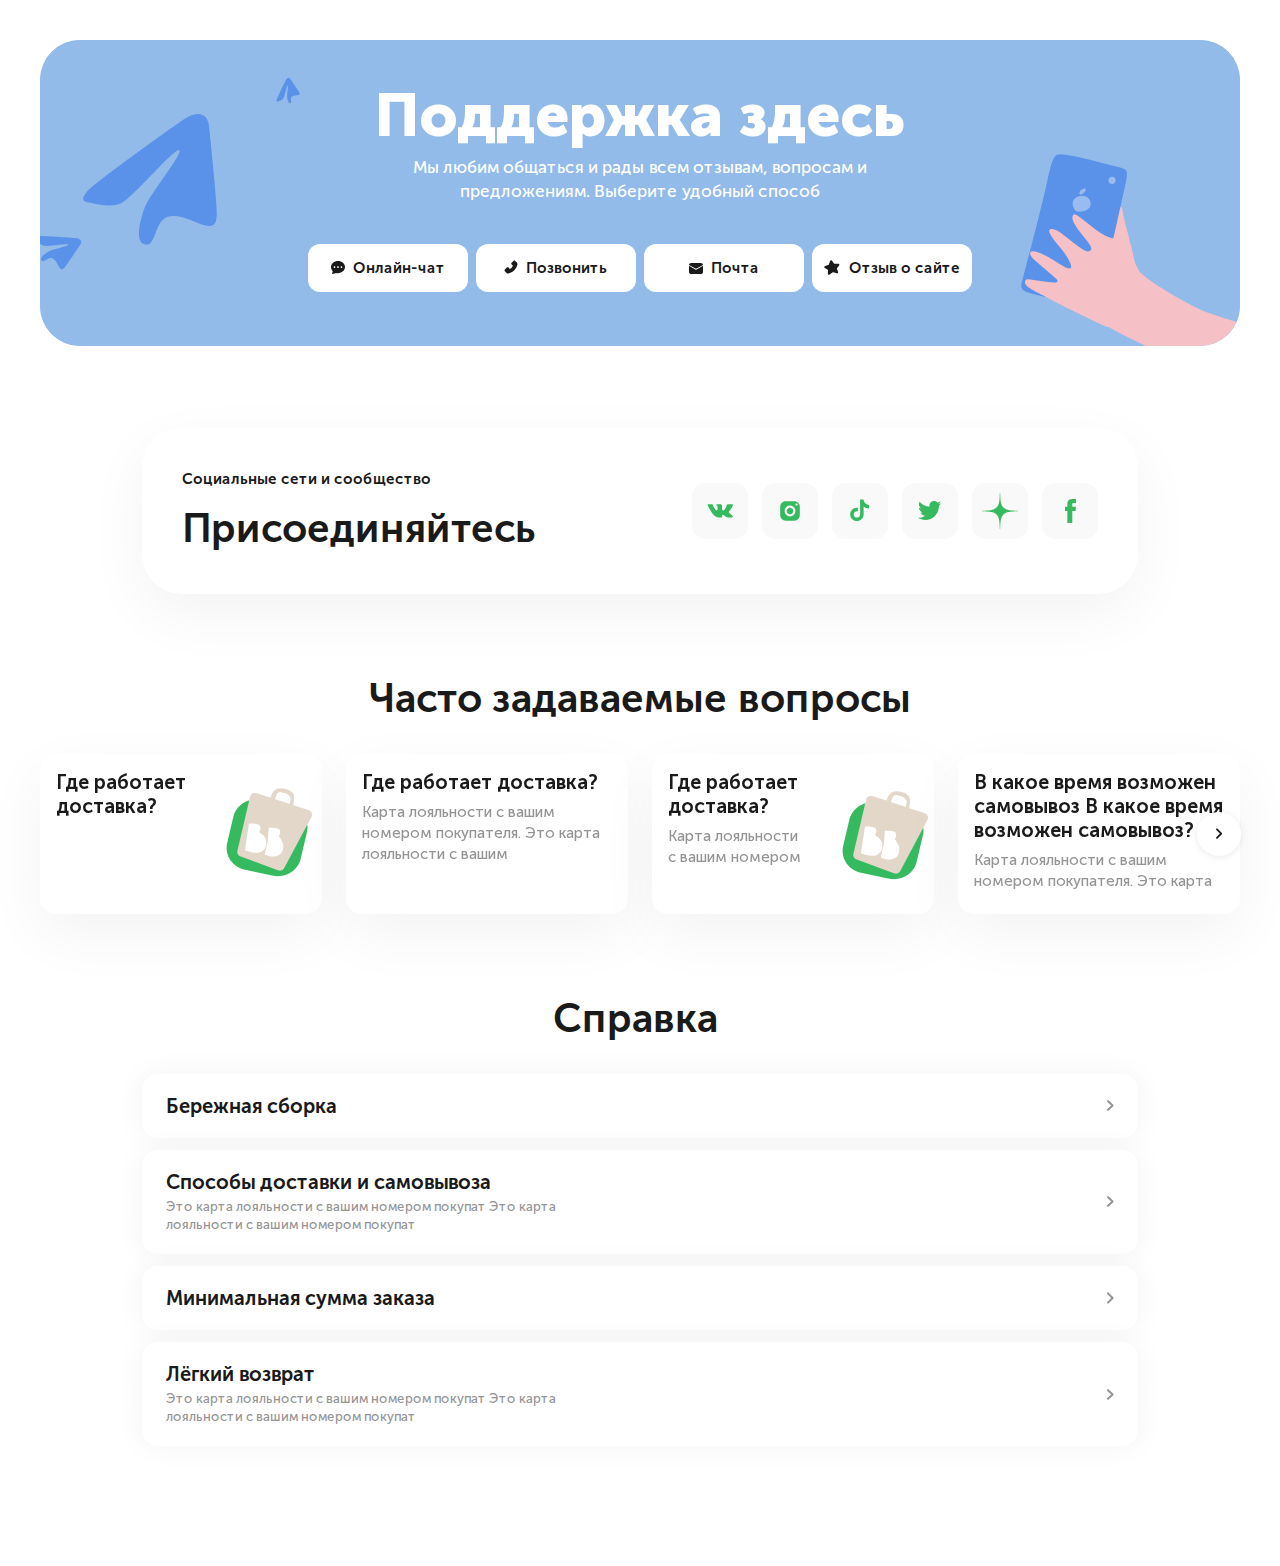
<file: index.html>
<!DOCTYPE html>
<html lang="ru">
  <head>
    <meta charset="utf-8">
    <meta http-equiv="X-UA-Compatible" content="IE=edge">
    <meta name="viewport" content="width=device-width">
    <meta property="og:type" content="website">
    <meta property="og:locale" content="ru_RU">
    <meta property="og:title" content="Главная">
    <meta name="twitter:card" content="summary_large_image">
    <meta name="twitter:title" content="Главная">
    <title>Главная</title>
    <link rel="stylesheet" href="./assets/css/owlcarousel/owl.carousel.min.css">
    <link rel="stylesheet" href="./assets/css/owlcarousel/owl.theme.default.min.css">
    <link rel="stylesheet" href="./assets/css/style.css?v=1712262537726">
    <script src="./assets/js/jQuery/jquery.min.js"></script>
    <script src="./assets/js/owlcarousel/owl.carousel.min.js"></script>
  </head>
  <body>
    <div class="main" role="main">
      <div class="main__container">
        <div class="support-is-here">
          <div class="container-fluid">
            <div class="support-is-here__wrap">
              <h1 class="title">Поддержка здесь</h1>
              <h4 class="subtitle">Мы любим общаться и рады всем отзывам, вопросам и <br> предложениям. Выберите удобный способ</h4>
              <div class="support-is-here__btn-group">
                <div class="support-is-here__btn">
                  <button type="button">
                    <svg class="online-chat" width="14" height="13" viewBox="0 0 14 13" fill="none" xmlns="http://www.w3.org/2000/svg">
                      <path fill-rule="evenodd" clip-rule="evenodd" d="M14 6.09459C14 9.46054 10.8658 12.1892 7 12.1892C6.3067 12.1901 5.61626 12.1005 4.94637 11.9228C4.43537 12.1805 3.262 12.675 1.288 12.9971C1.113 13.025 0.98 12.8439 1.04912 12.682C1.35888 11.9541 1.63888 10.9842 1.72287 10.0996C0.651 9.0287 0 7.62694 0 6.09459C0 2.72863 3.13425 0 7 0C10.8658 0 14 2.72863 14 6.09459ZM4.375 6.09459C4.375 6.3255 4.28281 6.54695 4.11872 6.71023C3.95462 6.87351 3.73206 6.96524 3.5 6.96524C3.26794 6.96524 3.04538 6.87351 2.88128 6.71023C2.71719 6.54695 2.625 6.3255 2.625 6.09459C2.625 5.86367 2.71719 5.64222 2.88128 5.47894C3.04538 5.31566 3.26794 5.22393 3.5 5.22393C3.73206 5.22393 3.95462 5.31566 4.11872 5.47894C4.28281 5.64222 4.375 5.86367 4.375 6.09459ZM7.875 6.09459C7.875 6.3255 7.78281 6.54695 7.61872 6.71023C7.45462 6.87351 7.23206 6.96524 7 6.96524C6.76794 6.96524 6.54538 6.87351 6.38128 6.71023C6.21719 6.54695 6.125 6.3255 6.125 6.09459C6.125 5.86367 6.21719 5.64222 6.38128 5.47894C6.54538 5.31566 6.76794 5.22393 7 5.22393C7.23206 5.22393 7.45462 5.31566 7.61872 5.47894C7.78281 5.64222 7.875 5.86367 7.875 6.09459ZM10.5 6.96524C10.7321 6.96524 10.9546 6.87351 11.1187 6.71023C11.2828 6.54695 11.375 6.3255 11.375 6.09459C11.375 5.86367 11.2828 5.64222 11.1187 5.47894C10.9546 5.31566 10.7321 5.22393 10.5 5.22393C10.2679 5.22393 10.0454 5.31566 9.88128 5.47894C9.71719 5.64222 9.625 5.86367 9.625 6.09459C9.625 6.3255 9.71719 6.54695 9.88128 6.71023C10.0454 6.87351 10.2679 6.96524 10.5 6.96524Z" fill="#1A1A1A"></path>
                    </svg><span>Онлайн-чат</span>
                  </button>
                </div>
                <div class="support-is-here__btn"><a href="tel:+79999999999" title="Позвонить">
                    <svg class="phone" width="14" height="14" viewBox="0 0 14 14" fill="none" xmlns="http://www.w3.org/2000/svg">
                      <path d="M12.894 2.55413L11.2138 0.875486C11.0953 0.75644 10.9544 0.661986 10.7993 0.597548C10.6441 0.53311 10.4778 0.49996 10.3098 0.5C9.96745 0.5 9.64562 0.634102 9.40424 0.875486L7.59625 2.6835C7.47721 2.80202 7.38276 2.9429 7.31832 3.09803C7.25388 3.25317 7.22073 3.41951 7.22077 3.5875C7.22077 3.92985 7.35487 4.2517 7.59625 4.49308L8.91832 5.81517C8.60885 6.49729 8.1786 7.11783 7.64831 7.64684C7.11936 8.17842 6.49889 8.61025 5.81667 8.9216L4.4946 7.59951C4.37608 7.48047 4.2352 7.38601 4.08007 7.32158C3.92493 7.25714 3.75859 7.22399 3.59061 7.22403C3.24826 7.22403 2.92642 7.35813 2.68504 7.59951L0.875481 9.40595C0.756291 9.52469 0.661757 9.66583 0.597317 9.82124C0.532877 9.97666 0.499804 10.1433 0.500001 10.3115C0.500001 10.6539 0.634101 10.9757 0.875481 11.2171L2.55252 12.8942C2.93746 13.2807 3.46913 13.5 4.015 13.5C4.13016 13.5 4.2406 13.4905 4.34946 13.4716C6.47612 13.1214 8.58544 11.9902 10.2877 10.2894C11.9884 8.59029 13.118 6.48252 13.473 4.34951C13.5803 3.69794 13.3641 3.02743 12.894 2.55413Z" fill="#1A1A1A"></path>
                    </svg><span>Позвонить</span></a></div>
                <div class="support-is-here__btn"><a href="mail:example@yandex.ru" title="Обратная связь">
                    <svg class="mail" width="14" height="11" viewBox="0 0 14 11" fill="none" xmlns="http://www.w3.org/2000/svg">
                      <path d="M14 2.85408V8.88461C14 9.44565 13.7695 9.98371 13.3593 10.3804C12.9491 10.7771 12.3927 11 11.8125 11H2.1875C1.60734 11 1.05094 10.7771 0.640704 10.3804C0.230468 9.98371 0 9.44565 0 8.88461V2.85408L6.77775 6.71085C6.84508 6.74925 6.92183 6.7695 7 6.7695C7.07817 6.7695 7.15492 6.74925 7.22225 6.71085L14 2.85408ZM11.8125 2.61907e-08C12.3508 -8.18366e-05 12.8701 0.191744 13.2713 0.53878C13.6725 0.885816 13.9272 1.3637 13.9869 1.881L7 5.85538L0.0131251 1.881C0.0727635 1.3637 0.327533 0.885816 0.728696 0.53878C1.12986 0.191744 1.64925 -8.18366e-05 2.1875 2.61907e-08H11.8125Z" fill="#1A1A1A"></path>
                    </svg><span>Почта</span></a></div>
                <div class="support-is-here__btn">
                  <button type="button">
                    <svg class="star" width="16" height="15" viewBox="0 0 16 15" fill="none" xmlns="http://www.w3.org/2000/svg">
                      <path fill-rule="evenodd" clip-rule="evenodd" d="M10.8101 3.83127C10.4875 3.841 10.1801 3.69443 9.98451 3.4377L7.93552 0.747908C7.4055 0.0521323 6.3128 0.23425 6.03709 1.06431L4.97165 4.27197C4.86987 4.57839 4.6264 4.81682 4.31791 4.91216L1.03898 5.92556C0.156267 6.19837 -0.00636112 7.37764 0.769558 7.87919L3.45772 9.61681C3.74765 9.80421 3.92041 10.1279 3.91473 10.4731L3.86255 13.6432C3.84783 14.5372 4.85763 15.0665 5.58442 14.5458L8.46604 12.4813C8.71795 12.3008 9.0393 12.2473 9.33609 12.3364L12.7303 13.3559C13.5866 13.6131 14.3705 12.7851 14.0669 11.9442L12.9905 8.96207C12.8733 8.63735 12.9319 8.27514 13.1454 8.00391L15.1257 5.4889C15.6973 4.76304 15.1614 3.7001 14.2379 3.72794L10.8101 3.83127Z" fill="#1A1A1A"></path>
                    </svg><span>Отзыв о сайте</span>
                  </button>
                </div>
              </div>
            </div><img class="support-is-here__bg" src="./assets/img/main-screen.png" alt="Изображение главного экрана">
          </div>
        </div>
        <div class="social-media-and-community">
          <div class="container">
            <div class="social-media-and-community__block-text">
              <h5 class="subtitle">Социальные сети и сообщество</h5>
              <h2 class="title">Присоединяйтесь</h2>
            </div>
            <div class="social-media-and-community__social-networks"><a href="#" title="Открыть профиль" target="_blank">
                <svg class="vk" width="26" height="14" viewBox="0 0 26 14" fill="none" xmlns="http://www.w3.org/2000/svg">
                  <path d="M23.1737 9.62652C25.1957 11.3914 25.616 12.0214 25.6847 12.1289C26.5226 13.4352 24.7555 13.5943 24.7555 13.5943H21.0315C21.0315 13.5943 20.1249 13.6041 19.3503 13.0993C18.0876 12.2862 16.7652 10.7098 15.836 10.9835C15.0559 11.2127 15.0631 12.2489 15.0631 13.1349C15.0631 13.4521 14.7856 13.5943 14.1593 13.5943C13.5329 13.5943 13.2725 13.5943 12.995 13.5943C10.955 13.5943 8.74134 12.9189 6.53314 10.6502C3.4093 7.44313 0.669615 0.982714 0.669615 0.982714C0.669615 0.982714 0.507819 0.657472 0.684077 0.459305C0.883837 0.237145 1.42707 0.265581 1.42707 0.265581L5.03811 0.264693C5.03811 0.264693 5.37797 0.327786 5.62202 0.496628C5.82359 0.635256 5.93567 0.90007 5.93567 0.90007C5.93567 0.90007 6.54218 2.8693 7.31501 4.12494C8.8245 6.57581 9.52682 6.63802 10.0393 6.37409C10.7877 5.99198 10.5437 3.38649 10.5437 3.38649C10.5437 3.38649 10.5771 2.26769 10.1867 1.76916C9.88566 1.38349 9.30989 1.17821 9.05861 1.14622C8.85523 1.12045 9.19509 0.770329 9.62806 0.570385C10.2065 0.317123 10.9938 0.252252 12.3515 0.264693C13.4081 0.274468 13.7127 0.336673 14.1249 0.42998C15.3714 0.712567 15.0631 1.45814 15.0631 4.07607C15.0631 4.91495 14.9456 6.09417 15.5892 6.48517C15.8667 6.65401 16.8176 6.86018 18.5097 4.15871C19.3132 2.87729 19.9523 0.751667 19.9523 0.751667C19.9523 0.751667 20.0842 0.517955 20.2894 0.402432C20.4991 0.284243 20.4928 0.286909 20.7802 0.286909C21.0677 0.286909 23.9502 0.264693 24.5829 0.264693C25.2147 0.264693 25.8077 0.257584 25.9098 0.621926C26.0562 1.14534 25.4434 2.93861 23.8905 4.88473C21.3388 8.0785 21.0559 7.77992 23.1737 9.62652Z" fill="#36BA5F"></path>
                </svg></a><a href="#" title="Открыть профиль" target="_blank">
                <svg class="instagram" width="20" height="20" viewBox="0 0 20 20" fill="none" xmlns="http://www.w3.org/2000/svg">
                  <path fill-rule="evenodd" clip-rule="evenodd" d="M0.203552 5.6447C0.203552 2.63815 2.64169 0.200012 5.64824 0.200012H14.3598C17.3663 0.200012 19.8044 2.63815 19.8044 5.6447V14.3562C19.8044 17.3628 17.3663 19.8009 14.3598 19.8009H5.64824C2.64169 19.8009 0.203552 17.3628 0.203552 14.3562V5.6447ZM17.6175 3.46669C17.6175 2.8656 17.1297 2.37775 16.5286 2.37775C15.9275 2.37775 15.4396 2.8656 15.4396 3.46669C15.4396 4.06778 15.9275 4.55563 16.5286 4.55563C17.1297 4.55563 17.6175 4.06778 17.6175 3.46669ZM10.0072 4.55581C13.0137 4.55581 15.4518 6.99394 15.4518 10.0005C15.4518 13.0071 13.0137 15.4452 10.0072 15.4452C7.0006 15.4452 4.56246 13.0071 4.56246 10.0005C4.56246 6.99394 7.0006 4.55581 10.0072 4.55581ZM6.73503 9.99931C6.73503 8.1951 8.19764 6.73249 10.0019 6.73249C11.8061 6.73249 13.2687 8.1951 13.2687 9.99931C13.2687 11.8035 11.8061 13.2661 10.0019 13.2661C8.19764 13.2661 6.73503 11.8035 6.73503 9.99931Z" fill="#36BA5F"></path>
                </svg></a><a href="#" title="Открыть профиль" target="_blank">
                <svg class="tiktok" width="20" height="23" viewBox="0 0 20 23" fill="none" xmlns="http://www.w3.org/2000/svg">
                  <path d="M19.0541 5.93278C17.8245 5.93278 16.69 5.52543 15.7789 4.83824C14.734 4.05047 13.9833 2.89491 13.7182 1.56302C13.6525 1.23394 13.6172 0.894341 13.6138 0.546326H10.1012V10.1443L10.097 15.4016C10.097 16.8071 9.18176 17.9989 7.91299 18.418C7.54478 18.5396 7.14711 18.5973 6.73302 18.5746C6.20448 18.5455 5.70917 18.386 5.27868 18.1285C4.36256 17.5806 3.74143 16.5866 3.7246 15.4496C3.69809 13.6725 5.13476 12.2236 6.91061 12.2236C7.26115 12.2236 7.5978 12.2808 7.91299 12.3848V9.76138V8.81833C7.58055 8.76909 7.24221 8.74342 6.90009 8.74342C4.95633 8.74342 3.1384 9.55139 1.83892 11.007C0.85673 12.107 0.267585 13.5104 0.176689 14.982C0.0575975 16.9153 0.764991 18.753 2.13686 20.1089C2.33843 20.3079 2.5501 20.4926 2.77145 20.6631C3.94763 21.5682 5.38557 22.0589 6.90009 22.0589C7.24221 22.0589 7.58055 22.0337 7.91299 21.9844C9.32778 21.7749 10.6332 21.1272 11.6633 20.1089C12.9291 18.8578 13.6285 17.1968 13.6361 15.4289L13.618 7.57818C14.2219 8.04402 14.8821 8.42949 15.5908 8.72869C16.6929 9.1937 17.8615 9.42935 19.0642 9.42893V6.87836V5.93194C19.0651 5.93278 19.055 5.93278 19.0541 5.93278Z" fill="#36BA5F"></path>
                </svg></a><a href="#" title="Открыть профиль" target="_blank">
                <svg class="twiter" width="24" height="19" viewBox="0 0 24 19" fill="none" xmlns="http://www.w3.org/2000/svg">
                  <path d="M23.3029 2.24153C22.4458 2.62158 21.5239 2.87862 20.557 2.99342C21.5442 2.40196 22.3018 1.46612 22.6594 0.349168C21.7357 0.897127 20.7121 1.29464 19.6237 1.5089C18.7517 0.580188 17.5092 -0.000213623 16.1334 -0.000213623C13.4938 -0.000213623 11.353 2.14064 11.353 4.78025C11.353 5.15495 11.3954 5.51966 11.4774 5.86975C7.50442 5.67046 3.98173 3.7674 1.62376 0.87431C1.21234 1.5802 0.97633 2.40196 0.97633 3.27791C0.97633 4.93605 1.82091 6.39989 3.10292 7.25694C2.31967 7.23234 1.58204 7.01737 0.937827 6.65836C0.937471 6.67868 0.93747 6.699 0.93747 6.71897C0.93747 9.03522 2.58598 10.9672 4.77247 11.406C4.37175 11.5158 3.94857 11.5739 3.51327 11.5739C3.20453 11.5739 2.90542 11.5444 2.61379 11.4887C3.222 13.3875 4.98709 14.7697 7.07946 14.8086C5.44307 16.0909 3.38207 16.855 1.14175 16.855C0.756719 16.855 0.375252 16.8325 0.00198364 16.7879C2.11646 18.1448 4.62986 18.9359 7.32937 18.9359C16.1224 18.9359 20.931 11.6517 20.931 5.33392C20.931 5.12678 20.9264 4.92036 20.9171 4.71573C21.8519 4.04192 22.6622 3.20019 23.3029 2.24153Z" fill="#36BA5F"></path>
                </svg></a><a href="#" title="Открыть профиль" target="_blank">
                <svg class="dzen" width="36" height="36" viewBox="0 0 36 36" fill="none" xmlns="http://www.w3.org/2000/svg">
                  <path fill-rule="evenodd" clip-rule="evenodd" d="M36.0009 18.1982V17.9993V17.8011C28.0305 17.5599 24.3857 17.3611 21.4787 14.5218C18.6402 11.6154 18.4405 7.97066 18.2 -0.00012207H18.001H17.8021C17.5616 7.97066 17.362 11.6154 14.5234 14.5218C11.6164 17.3611 7.97161 17.5599 0.00128174 17.8011V17.9993V18.1982C7.97161 18.4394 11.6164 18.6383 14.5234 21.4769C17.362 24.384 17.5616 28.0287 17.8021 35.9995H18.001H18.2C18.4405 28.0287 18.6402 24.384 21.4787 21.4769C24.3857 18.6383 28.0305 18.4394 36.0009 18.1982Z" fill="#36BA5F"></path>
                </svg></a><a href="#" title="Открыть профиль" target="_blank">
                <svg class="facebook" width="11" height="24" viewBox="0 0 11 24" fill="none" xmlns="http://www.w3.org/2000/svg">
                  <path d="M10.5573 11.9766H7.29462V23.9996H2.35138V11.9766H0.000366211V7.75125H2.35138V5.01696C2.35138 3.06166 3.27478 -0.000152588 7.33862 -0.000152588L11.0002 0.0152561V4.11668H8.3435C7.90771 4.11668 7.29494 4.33569 7.29494 5.26842V7.75518H10.9892L10.5573 11.9766Z" fill="#36BA5F"></path>
                </svg></a></div>
          </div>
        </div>
        <div class="frequently-asked-questions">
          <div class="container-fluid">
            <h2 class="title">Часто задаваемые вопросы</h2>
            <div class="owl-carousel-block">
              <div class="owl-carousel owl-theme"><a class="item" href="/where-does-the-delivery-work.html" title="Перейти на страницу" target="_blank">
                  <div class="item__wrap">
                    <div class="item__title">Где работает<br/> доставка?</div>
                    <div class="item__img"><img src="./assets/img/img-one.png" alt="Изображение сумки"/></div>
                  </div></a><a class="item" href="/where-does-the-delivery-work.html" title="Перейти на страницу" target="_blank">
                  <div class="item__wrap">
                    <div class="item__title">Где работает доставка?</div>
                    <div class="item__subtitle">Карта лояльности с вашим номером покупателя. Это карта лояльности с вашим</div>
                  </div></a><a class="item" href="/where-does-the-delivery-work.html" title="Перейти на страницу" target="_blank">
                  <div class="item__wrap">
                    <div class="item__text-group">
                      <div class="item__title">Где работает доставка?</div>
                      <div class="item__subtitle">Карта лояльности с вашим номером</div>
                    </div>
                    <div class="item__img"><img src="./assets/img/img-one.png" alt="Изображение сумки"/></div>
                  </div></a><a class="item" href="#" title="Перейти на страницу" target="_blank">
                  <div class="item__wrap">
                    <div class="item__title">В какое время возможен самовывоз В какое время возможен самовывоз?</div>
                    <div class="item__subtitle">Карта лояльности с вашим номером покупателя. Это карта лояльности с вашим</div>
                  </div></a><a class="item" href="#" title="Перейти на страницу" target="_blank">
                  <div class="item__wrap">
                    <div class="item__title">Где работает<br/> доставка?</div>
                    <div class="item__img"><img src="./assets/img/img-one.png" alt="Изображение сумки"/></div>
                  </div></a><a class="item" href="#" title="Перейти на страницу" target="_blank">
                  <div class="item__wrap">
                    <div class="item__title">Где работает доставка?</div>
                    <div class="item__subtitle">Карта лояльности с вашим номером покупателя. Это карта лояльности с вашим</div>
                  </div></a><a class="item" href="#" title="Перейти на страницу" target="_blank">
                  <div class="item__wrap">
                    <div class="item__text-group">
                      <div class="item__title">Где работает доставка?</div>
                      <div class="item__subtitle">Карта лояльности с вашим номером покупателя.</div>
                    </div>
                    <div class="item__img"><img src="./assets/img/img-one.png" alt="Изображение сумки"/></div>
                  </div></a><a class="item" href="#" title="Перейти на страницу" target="_blank">
                  <div class="item__wrap">
                    <div class="item__title">В какое время возможен самовывоз В какое время возможен самовывоз?</div>
                    <div class="item__subtitle">Карта лояльности с вашим.</div>
                  </div></a></div>
            </div>
          </div>
        </div>
        <div class="reference">
          <div class="container">
            <h2 class="title">Справка</h2>
            <div class="reference__btn-wrap">
              <div class="reference__btn">
                <div class="reference__btn__title">Бережная сборка</div>
              </div>
              <div class="reference__content">Lorem ipsum dolor sit amet, consectetur adipisicing elit. Aliquid cum dicta ducimus ea enim facere facilis harum inventore itaque, iure maxime officia officiis perspiciatis, porro quas, quia quo quod tempore?</div>
            </div>
            <div class="reference__btn-wrap selected">
              <div class="reference__btn">
                <div class="reference__btn__title">Способы доставки и самовывоза</div>
              </div>
              <div class="reference__content">Это карта лояльности с вашим номером покупат Это карта <br>лояльности с вашим номером покупат</div>
            </div>
            <div class="reference__btn-wrap">
              <div class="reference__btn">
                <div class="reference__btn__title">Минимальная сумма заказа</div>
              </div>
              <div class="reference__content">Lorem ipsum dolor sit amet, consectetur adipisicing elit. Aliquid cum dicta ducimus ea enim facere facilis harum inventore itaque, iure maxime officia officiis perspiciatis, porro quas, quia quo quod tempore?</div>
            </div>
            <div class="reference__btn-wrap selected">
              <div class="reference__btn">
                <div class="reference__btn__title">Лёгкий возврат</div>
              </div>
              <div class="reference__content">Это карта лояльности с вашим номером покупат Это карта <br>лояльности с вашим номером покупат</div>
            </div>
          </div>
        </div>
      </div>
    </div>
    <script src="./assets/js/owlcarousel-setup/owlcarousel.setup.js?v=1712262537727"></script>
  </body>
</html>
</file>
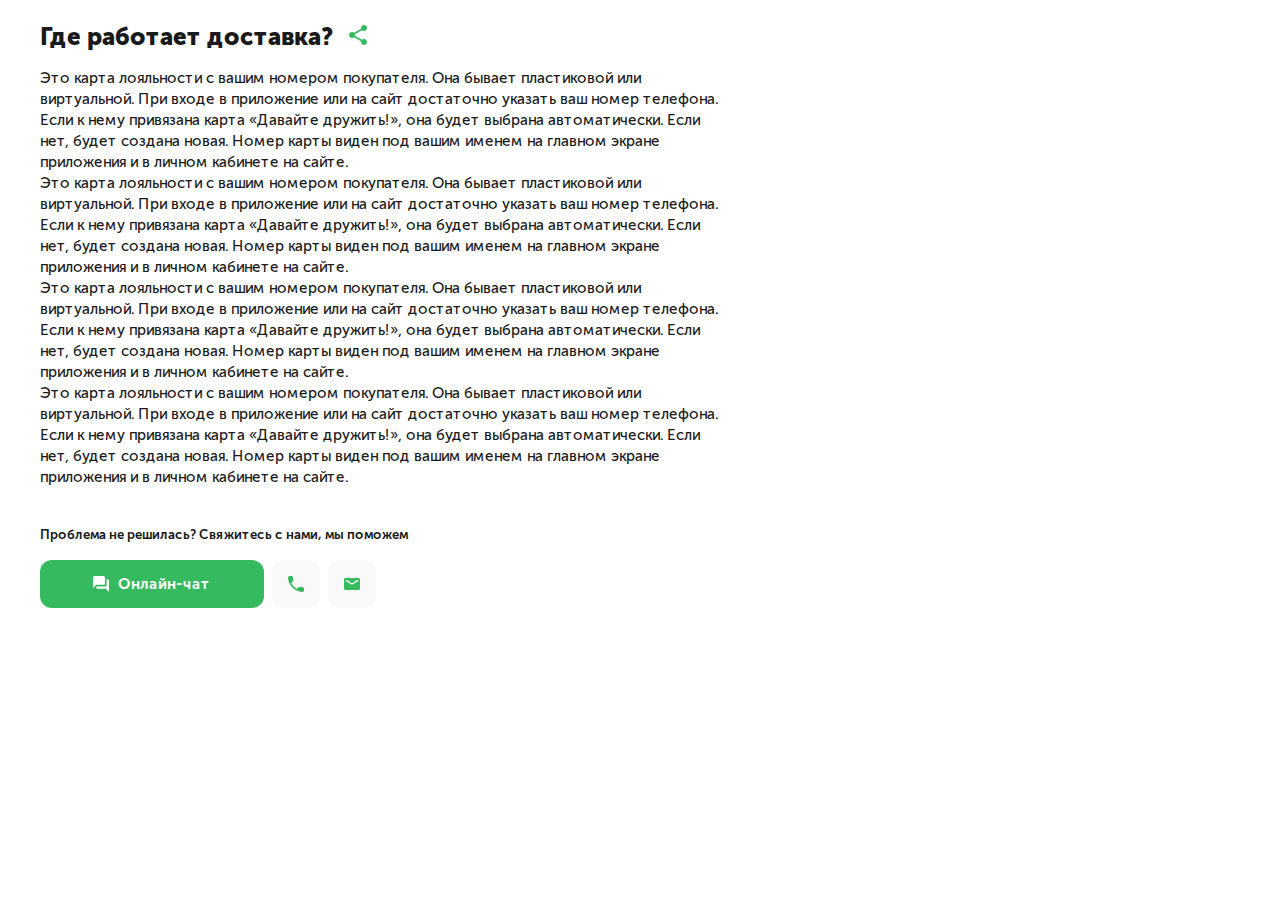
<file: where-does-the-delivery-work.html>
<!DOCTYPE html>
<html lang="ru">
  <head>
    <meta charset="utf-8">
    <meta http-equiv="X-UA-Compatible" content="IE=edge">
    <meta name="viewport" content="width=device-width">
    <meta property="og:type" content="website">
    <meta property="og:locale" content="ru_RU">
    <meta property="og:title" content="Где работает доставка?">
    <meta name="twitter:card" content="summary_large_image">
    <meta name="twitter:title" content="Где работает доставка?">
    <title>Где работает доставка?</title>
    <link rel="stylesheet" href="./assets/css/owlcarousel/owl.carousel.min.css">
    <link rel="stylesheet" href="./assets/css/owlcarousel/owl.theme.default.min.css">
    <link rel="stylesheet" href="./assets/css/style.css?v=1712262537807">
    <script src="./assets/js/jQuery/jquery.min.js"></script>
    <script src="./assets/js/owlcarousel/owl.carousel.min.js"></script>
  </head>
  <body>
    <div class="main" role="main">
      <div class="main__container where-does-the-delivery-work">
        <div class="where-does-the-delivery-work__container">
          <h1 class="title">Где работает доставка?
            <button type="button" role="button">
              <svg class="share" width="18" height="20" viewBox="0 0 18 20" fill="none" xmlns="http://www.w3.org/2000/svg">
                <path d="M15 14.08C14.24 14.08 13.56 14.38 13.04 14.85L5.91 10.7C5.96 10.47 6 10.24 6 10C6 9.76 5.96 9.53 5.91 9.3L12.96 5.19C13.5 5.69 14.21 6 15 6C16.66 6 18 4.66 18 3C18 1.34 16.66 0 15 0C13.34 0 12 1.34 12 3C12 3.24 12.04 3.47 12.09 3.7L5.04 7.81C4.5 7.31 3.79 7 3 7C1.34 7 0 8.34 0 10C0 11.66 1.34 13 3 13C3.79 13 4.5 12.69 5.04 12.19L12.16 16.35C12.11 16.56 12.08 16.78 12.08 17C12.08 18.61 13.39 19.92 15 19.92C16.61 19.92 17.92 18.61 17.92 17C17.92 15.39 16.61 14.08 15 14.08Z" fill="#36BA5F"></path>
              </svg>
            </button>
          </h1>
          <p>Это карта лояльности с вашим номером покупателя. Она бывает пластиковой или виртуальной. При входе в приложение или на сайт достаточно указать ваш номер телефона. Если к нему привязана карта «Давайте дружить!», она будет выбрана автоматически. Если нет, будет создана новая. Номер карты виден под вашим именем на главном экране приложения и в личном кабинете на сайте.<br> Это карта лояльности с вашим номером покупателя. Она бывает пластиковой или виртуальной. При входе в приложение или на сайт достаточно указать ваш номер телефона. Если к нему привязана карта «Давайте дружить!», она будет выбрана автоматически. Если нет, будет создана новая. Номер карты виден под вашим именем на главном экране приложения и в личном кабинете на сайте.<br> Это карта лояльности с вашим номером покупателя. Она бывает пластиковой или виртуальной. При входе в приложение или на сайт достаточно указать ваш номер телефона. Если к нему привязана карта «Давайте дружить!», она будет выбрана автоматически. Если нет, будет создана новая. Номер карты виден под вашим именем на главном экране приложения и в личном кабинете на сайте.<br> Это карта лояльности с вашим номером покупателя. Она бывает пластиковой или виртуальной. При входе в приложение или на сайт достаточно указать ваш номер телефона. Если к нему привязана карта «Давайте дружить!», она будет выбрана автоматически. Если нет, будет создана новая. Номер карты виден под вашим именем на главном экране приложения и в личном кабинете на сайте.</p>
          <div class="where-does-the-delivery-work__contact-us">
            <h6>Проблема не решилась? Свяжитесь с нами, мы поможем</h6>
            <div class="where-does-the-delivery-work__btn-group">
              <div class="item item_big item_green">
                <button type="button">
                  <svg class="online-chat-white" width="16" height="16" viewBox="0 0 16 16" fill="none" xmlns="http://www.w3.org/2000/svg">
                    <path d="M14.4 3.2H13.6V9.6C13.6 10.04 13.24 10.4 12.8 10.4H3.2V11.2C3.2 12.08 3.92 12.8 4.8 12.8H12.8L16 16V4.8C16 3.92 15.28 3.2 14.4 3.2ZM12 7.2V1.6C12 0.72 11.28 0 10.4 0H1.6C0.72 0 0 0.72 0 1.6V12L3.2 8.8H10.4C11.28 8.8 12 8.08 12 7.2Z" fill="white"></path>
                  </svg><span>Онлайн-чат</span>
                </button>
              </div>
              <div class="item"><a href="tel:+79999999999" title="Позвонить">
                  <svg class="phone-green" width="16" height="16" viewBox="0 0 16 16" fill="none" xmlns="http://www.w3.org/2000/svg">
                    <path d="M14.4323 10.9109L12.17 10.6526C11.6267 10.5903 11.0923 10.7773 10.7093 11.1603L9.07041 12.7992C6.54978 11.5166 4.4834 9.45909 3.20082 6.92954L4.84858 5.28177C5.23157 4.89878 5.41862 4.36436 5.35627 3.82104L5.09797 1.57652C4.99109 0.676922 4.23401 0 3.32551 0H1.78464C0.778165 0 -0.0590758 0.837245 0.0032719 1.84372C0.475333 9.45018 6.55869 15.5247 14.1562 15.9967C15.1627 16.0591 15.9999 15.2218 15.9999 14.2154V12.6745C16.0088 11.7749 15.3319 11.0178 14.4323 10.9109Z" fill="#36BA5F"></path>
                  </svg></a></div>
              <div class="item"><a href="mail:example@yandex.ru" title="Обратная связь">
                  <svg class="mail-green" width="16" height="12" viewBox="0 0 16 12" fill="none" xmlns="http://www.w3.org/2000/svg">
                    <path d="M14.4 0H1.6C0.72 0 0 0.675 0 1.5V10.5C0 11.325 0.72 12 1.6 12H14.4C15.28 12 16 11.325 16 10.5V1.5C16 0.675 15.28 0 14.4 0ZM14.08 3.1875L8.848 6.255C8.328 6.5625 7.672 6.5625 7.152 6.255L1.92 3.1875C1.72 3.0675 1.6 2.865 1.6 2.6475C1.6 2.145 2.184 1.845 2.64 2.1075L8 5.25L13.36 2.1075C13.816 1.845 14.4 2.145 14.4 2.6475C14.4 2.865 14.28 3.0675 14.08 3.1875Z" fill="#36BA5F"></path>
                  </svg></a></div>
            </div>
          </div>
        </div>
      </div>
    </div>
    <script src="./assets/js/owlcarousel-setup/owlcarousel.setup.js?v=1712262537808"></script>
  </body>
</html>
</file>
<file: assets/css/style.css>
/* Default styles */
@font-face {
  font-family: "Euclid Circular B";
  src: url("../fonts/EuclidCircularB/EuclidCircularB-Regular.eot");
  src: local("Euclid Circular B Regular"), local("EuclidCircularB-Regular"), url("../fonts/EuclidCircularB/EuclidCircularB-Regular.eot?#iefix") format("embedded-opentype"), url("../fonts/EuclidCircularB/EuclidCircularB-Regular.woff2") format("woff2"), url("../fonts/EuclidCircularB/EuclidCircularB-Regular.woff") format("woff"), url("../fonts/EuclidCircularB/EuclidCircularB-Regular.ttf") format("truetype");
  font-weight: normal;
  font-style: normal;
}
@font-face {
  font-family: "Euclid Circular B";
  src: url("../fonts/EuclidCircularB/EuclidCircularB-SemiBold.eot");
  src: local("Euclid Circular B SemiBold"), local("EuclidCircularB-SemiBold"), url("../fonts/EuclidCircularB/EuclidCircularB-SemiBold.eot?#iefix") format("embedded-opentype"), url("../fonts/EuclidCircularB/EuclidCircularB-SemiBold.woff2") format("woff2"), url("../fonts/EuclidCircularB/EuclidCircularB-SemiBold.woff") format("woff"), url("../fonts/EuclidCircularB/EuclidCircularB-SemiBold.ttf") format("truetype");
  font-weight: 600;
  font-style: normal;
}
@font-face {
  font-family: "MuseoSansCyrl-500";
  src: url("../fonts/MuseoSansCyrl/museosanscyrl-500.eot");
  src: url("../fonts/MuseoSansCyrl/museosanscyrl-500.eot?#iefix") format("embedded-opentype"), url("../fonts/MuseoSansCyrl/museosanscyrl-500.woff2") format("woff2"), url("../fonts/MuseoSansCyrl/museosanscyrl-500.woff") format("woff"), url("../fonts/MuseoSansCyrl/museosanscyrl-500.ttf") format("truetype"), url("../fonts/MuseoSansCyrl/museosanscyrl-500.svg#museosanscyrl-500") format("svg");
}
@font-face {
  font-family: "MuseoSansCyrl-700";
  src: url("../fonts/MuseoSansCyrl/museosanscyrl-700.eot");
  src: url("../fonts/MuseoSansCyrl/museosanscyrl-700.eot?#iefix") format("embedded-opentype"), url("../fonts/MuseoSansCyrl/museosanscyrl-700.woff2") format("woff2"), url("../fonts/MuseoSansCyrl/museosanscyrl-700.woff") format("woff"), url("../fonts/MuseoSansCyrl/museosanscyrl-700.ttf") format("truetype"), url("../fonts/MuseoSansCyrl/museosanscyrl-700.svg#museosanscyrl-700") format("svg");
}
@font-face {
  font-family: "MuseoSansCyrl-900";
  src: url("../fonts/MuseoSansCyrl/museosanscyrl-900.eot");
  src: url("../fonts/MuseoSansCyrl/museosanscyrl-900.eot?#iefix") format("embedded-opentype"), url("../fonts/MuseoSansCyrl/museosanscyrl-900.woff2") format("woff2"), url("../fonts/MuseoSansCyrl/museosanscyrl-900.woff") format("woff"), url("../fonts/MuseoSansCyrl/museosanscyrl-900.ttf") format("truetype"), url("../fonts/MuseoSansCyrl/museosanscyrl-900.svg#museosanscyrl-900") format("svg");
}
* {
  -webkit-tap-highlight-color: transparent;
}

*,
::after,
::before {
  box-sizing: border-box;
}

*:focus {
  outline: none;
}

html {
  -moz-osx-font-smoothing: grayscale;
  -webkit-font-smoothing: antialiased;
  font-smoothing: antialiased;
  font-weight: 400;
}

/**
 * Firefox specific rule
 */
@-moz-document url-prefix() {
  body {
    font-weight: lighter !important;
  }
}
html, body {
  overflow-x: hidden;
}

body {
  position: relative;
  display: block;
  min-height: 100%;
  height: auto;
  margin: 0;
  padding: 0;
  -webkit-box-orient: vertical;
  -webkit-box-direction: normal;
  background: #fff;
  -webkit-text-size-adjust: 100%;
  font-family: "Euclid Circular B", sans-serif;
  font-weight: normal;
  font-size: 16px;
  font-style: normal;
  font-feature-settings: "kern" 1;
  font-kerning: normal;
  letter-spacing: 0;
  word-spacing: 0.001em;
  line-height: 150%;
  -webkit-font-smoothing: antialiased;
  -moz-osx-font-smoothing: grayscale;
  color: #1A1A1A;
}

.main__container {
  padding: 15px;
}
@media screen and (min-width: 390px) {
  .main__container {
    padding: 20px;
  }
}
@media screen and (min-width: 480px) {
  .main__container {
    padding: 40px;
  }
}

button:active,
button:focus,
a:active,
a:focus {
  outline: none;
}

img {
  display: inline-block;
  vertical-align: middle;
  max-width: 100%;
}

img,
a {
  border: none;
}

button {
  padding: 0;
  border: none;
  background: none;
  cursor: pointer;
}

a:active,
a:focus,
a:focus-visible {
  outline: none !important;
}

a {
  text-decoration: none;
  color: #1A1A1A;
  -webkit-tap-highlight-color: transparent;
}

/* Mixins */
.container-fluid {
  position: relative;
  display: block;
  max-width: 1200px;
  width: 100%;
  margin-right: auto;
  margin-left: auto;
}

.container {
  position: relative;
  display: block;
  max-width: 996px;
  width: 100%;
  margin-right: auto;
  margin-left: auto;
}
@media screen and (min-width: 1280px) {
  .container_pt-110 {
    padding-top: 110px;
  }
}

/* Components */
h1 {
  margin: 0;
}
h1.title {
  font-size: 60px;
  font-weight: 500;
  font-family: "MuseoSansCyrl-900", sans-serif;
  line-height: 72px;
}
@media screen and (max-width: 800px) {
  h1.title {
    font-size: 32px;
  }
}
@media screen and (max-width: 576px) {
  h1.title {
    font-size: 30px;
  }
}
@media screen and (max-width: 480px) {
  h1.title {
    font-size: 27px;
  }
}

h2 {
  margin: 0;
}
h2.title {
  padding-bottom: 32px;
  font-size: 40px;
  font-weight: 500;
  font-family: "MuseoSansCyrl-700", sans-serif;
  line-height: 48px;
  text-align: center;
}
@media screen and (max-width: 992px) {
  h2.title {
    font-size: 24px;
  }
}

h3.title, h3.subtitle {
  font-size: 20px;
  font-weight: 300;
  font-family: "MuseoSansCyrl-300", sans-serif;
  line-height: 150%;
}
@media screen and (max-width: 1280px) {
  h3.title, h3.subtitle {
    font-size: calc(10px + 0.7vw);
  }
}

h4 {
  margin: 0;
}
h4.subtitle {
  font-size: 17px;
  font-weight: 400;
  font-family: "MuseoSansCyrl-500", sans-serif;
  line-height: 23.8px;
}
@media screen and (max-width: 576px) {
  h4.subtitle {
    font-size: 14px;
  }
}

h5 {
  margin: 0;
}
h5.subtitle {
  font-size: 15px;
  font-weight: 400;
  font-family: "MuseoSansCyrl-700", sans-serif;
  line-height: 18px;
}
@media screen and (max-width: 992px) {
  h5.subtitle {
    font-size: 12px;
  }
}

/* Content */
.support-is-here {
  margin-bottom: 82px;
}
.support-is-here .container-fluid {
  z-index: 1;
  overflow: hidden;
  position: relative;
  border-radius: 40px;
  background-color: #93BBEA;
}
.support-is-here__wrap {
  padding: 40px 15px 54px;
}
@media screen and (max-width: 402px) {
  .support-is-here__wrap {
    padding-top: 20px;
    padding-bottom: 30px;
  }
}
.support-is-here h1, .support-is-here h4 {
  text-align: center;
  color: #fff;
}
.support-is-here h1 {
  padding-bottom: 4px;
}
.support-is-here h4 {
  padding-bottom: 40px;
}
@media screen and (max-width: 576px) {
  .support-is-here h4 br {
    display: none;
  }
}
.support-is-here__btn-group {
  text-align: center;
}
@media screen and (max-width: 780px) {
  .support-is-here__btn-group {
    width: 100%;
    max-width: 400px;
    margin: auto;
  }
}
@media screen and (max-width: 460px) {
  .support-is-here__btn-group {
    max-width: 100%;
  }
}
.support-is-here__btn-group button, .support-is-here__btn-group a {
  display: block;
  width: 100%;
  height: 48px;
  padding: 15px 5px;
  border-radius: 12px;
  background-color: #fff;
  font-size: 15px;
  font-weight: 400;
  font-family: "MuseoSansCyrl-700", sans-serif;
  line-height: 18px;
  text-align: center;
  vertical-align: middle;
  color: #1A1A1A;
}
.support-is-here__btn-group button svg, .support-is-here__btn-group a svg {
  margin-right: 8px;
  vertical-align: middle;
}
.support-is-here__btn-group button svg.online-chat, .support-is-here__btn-group a svg.online-chat {
  margin-top: -3px;
}
.support-is-here__btn-group button svg.phone, .support-is-here__btn-group a svg.phone {
  margin-top: 1px;
  margin-left: -1px;
  vertical-align: top;
}
.support-is-here__btn-group button svg.star, .support-is-here__btn-group a svg.star {
  margin-top: 1px;
  margin-right: 9px;
  vertical-align: top;
}
.support-is-here__btn {
  display: inline-block;
  width: 100%;
  max-width: 160px;
  vertical-align: middle;
}
@media screen and (max-width: 402px) {
  .support-is-here__btn {
    max-width: 100%;
  }
}
@media screen and (min-width: 402.98px) {
  .support-is-here__btn {
    margin-right: 2px;
    margin-left: 2px;
  }
}
@media screen and (max-width: 402px) {
  .support-is-here__btn:nth-child(n+2) {
    padding-top: 8px;
  }
}
@media screen and (max-width: 780px) {
  .support-is-here__btn:nth-child(n+3) {
    padding-top: 8px;
  }
}
.support-is-here__bg {
  z-index: -1;
  position: absolute;
  top: 0;
  right: 0;
  bottom: 0;
  left: 0;
  width: 100%;
  max-width: 1200px;
  min-width: 600px;
  height: 100%;
  margin: auto;
  text-align: center;
}
@media screen and (max-width: 992px) {
  .support-is-here__bg {
    height: 70%;
    margin-top: auto;
    margin-bottom: 0;
  }
}
@media screen and (max-width: 768px) {
  .support-is-here__bg {
    height: 50%;
  }
}

.social-media-and-community {
  margin-bottom: 80px;
}
.social-media-and-community .container {
  width: 100%;
  padding: 42px 40px;
  border-radius: 40px;
  box-shadow: 0 20px 60px 0 rgba(26, 26, 26, 0.05);
  background-color: #fff;
}
@media screen and (max-width: 1050px) {
  .social-media-and-community .container {
    padding: 32px 30px;
  }
}
@media screen and (max-width: 790px) {
  .social-media-and-community .container {
    display: inline-block;
  }
}
@media screen and (max-width: 576px) {
  .social-media-and-community .container {
    padding: 22px 20px;
  }
}
.social-media-and-community .title {
  padding-bottom: 0;
  text-align: left;
}
@media screen and (max-width: 576px) {
  .social-media-and-community .title {
    padding-bottom: 32px;
    text-align: center;
  }
}
.social-media-and-community .subtitle {
  padding-bottom: 16px;
}
@media screen and (max-width: 576px) {
  .social-media-and-community .subtitle {
    text-align: center;
  }
}
.social-media-and-community__block-text, .social-media-and-community__social-networks {
  display: inline-block;
  width: 50%;
  vertical-align: middle;
}
@media screen and (max-width: 1050px) {
  .social-media-and-community__block-text {
    width: 35%;
  }
}
@media screen and (max-width: 790px) {
  .social-media-and-community__block-text {
    width: max-content;
  }
}
@media screen and (max-width: 576px) {
  .social-media-and-community__block-text {
    width: 100%;
  }
}
@media screen and (max-width: 1050px) {
  .social-media-and-community__social-networks {
    width: 65%;
  }
}
@media screen and (min-width: 576.98px) and (max-width: 790px) {
  .social-media-and-community__social-networks {
    width: 212px;
    float: right;
  }
}
@media screen and (max-width: 576px) {
  .social-media-and-community__social-networks {
    width: 100%;
    text-align: center;
  }
}
@media screen and (min-width: 576.98px) {
  .social-media-and-community__social-networks {
    margin-right: -5px;
    text-align: right;
  }
}
@media screen and (max-width: 540px) {
  .social-media-and-community__social-networks {
    display: block;
    width: 212px;
    margin: auto;
  }
}
.social-media-and-community__social-networks a {
  position: relative;
  display: inline-block;
  width: 56px;
  height: 56px;
  margin-right: 7px;
  margin-left: 7px;
  border-radius: 13.33px;
  text-align: center;
  vertical-align: middle;
  background-color: #F9F9F9;
}
.social-media-and-community__social-networks a:last-child {
  margin-right: 4px;
}
@media screen and (max-width: 540px) {
  .social-media-and-community__social-networks a:nth-child(n+4) {
    margin-top: 14px;
  }
}
@media screen and (min-width: 576px) and (max-width: 790px) {
  .social-media-and-community__social-networks a:nth-child(n+4) {
    margin-top: 14px;
  }
}
.social-media-and-community__social-networks a svg {
  position: absolute;
  top: 0;
  right: 0;
  bottom: 0;
  left: 0;
  margin: auto;
}

.frequently-asked-questions {
  padding-bottom: 80px;
}
.frequently-asked-questions h2 {
  padding-bottom: 32px;
}
.frequently-asked-questions .owl-carousel .owl-stage-outer {
  overflow: visible;
}
.frequently-asked-questions .owl-carousel .owl-item {
  opacity: 0;
  pointer-events: none;
  transition: opacity 0.3s ease;
}
.frequently-asked-questions .owl-carousel .owl-item.active {
  opacity: 1;
  pointer-events: auto;
}
.frequently-asked-questions .owl-theme .owl-nav {
  z-index: 999;
  position: absolute;
  width: 100%;
  height: 0;
  top: 0;
  right: 0;
  bottom: 0;
  left: 0;
  margin: auto;
}
.frequently-asked-questions .owl-theme .owl-nav [class*=owl-] {
  border-radius: 43px;
}
.frequently-asked-questions .owl-theme .owl-nav [class*=owl-]:hover {
  background: #fff;
}
.frequently-asked-questions .owl-theme .owl-nav button {
  position: absolute;
  display: inline-block;
  top: 0;
  bottom: 0;
  width: 44px;
  height: 44px;
  background: #fff;
  box-shadow: 0 1px 7px rgba(0, 0, 0, 0.09);
  cursor: pointer;
  margin-top: auto;
  margin-bottom: auto;
  transition: opacity 0.3s ease, box-shadow 0.2s ease-in-out;
}
@media screen and (min-width: 428px) {
  .frequently-asked-questions .owl-theme .owl-nav button {
    width: 44px;
    height: 44px;
  }
}
.frequently-asked-questions .owl-theme .owl-nav button:hover {
  box-shadow: 0 1px 7px rgba(0, 0, 0, 0.05);
}
.frequently-asked-questions .owl-theme .owl-nav button span {
  position: relative;
  display: block;
  height: 100%;
  vertical-align: middle;
}
.frequently-asked-questions .owl-theme .owl-nav button svg {
  position: absolute;
  top: 0;
  right: 0;
  bottom: 0;
  left: 0;
  margin: auto;
  width: 6.59px;
  height: 11.17px;
  vertical-align: middle;
}
.frequently-asked-questions .owl-theme .owl-nav button.owl-prev,
.frequently-asked-questions .owl-theme .owl-nav button.owl-next {
  background: #fff;
}
.frequently-asked-questions .owl-theme .owl-nav button.owl-prev {
  left: 0;
  margin-left: -1px;
}
.frequently-asked-questions .owl-theme .owl-nav button.owl-next {
  right: 0;
  margin-right: -1px;
}
.frequently-asked-questions .owl-theme .owl-nav .disabled {
  opacity: 0;
}
.frequently-asked-questions .item {
  position: relative;
  display: block;
  width: 100%;
  max-width: 282px;
  height: 160px;
  padding-bottom: 19px;
  box-shadow: 0 20px 60px 0 rgba(26, 26, 26, 0.05);
  border-radius: 16px;
  background-color: #fff;
}
@media screen and (max-width: 1045px) {
  .frequently-asked-questions .item {
    max-width: 100%;
  }
}
.frequently-asked-questions .item__wrap {
  z-index: 1;
  position: relative;
  overflow: hidden;
  height: 100%;
  padding-right: 16px;
  padding-left: 16px;
}
.frequently-asked-questions .item__title {
  float: left;
  padding-top: 16px;
  padding-bottom: 8px;
  font-size: 20px;
  font-family: "MuseoSansCyrl-700", sans-serif;
  font-weight: 500;
  line-height: 24px;
  vertical-align: top;
}
@media screen and (max-width: 1110px) {
  .frequently-asked-questions .item__title {
    font-size: 16px;
  }
}
@media screen and (max-width: 500px) {
  .frequently-asked-questions .item__title br {
    display: none;
  }
}
.frequently-asked-questions .item__subtitle {
  width: 100%;
  float: left;
  font-size: 15px;
  font-family: "MuseoSansCyrl-500", sans-serif;
  font-weight: 400;
  line-height: 21px;
  color: #949494;
}
.frequently-asked-questions .item__text-group {
  float: left;
  width: calc(100% - 110px);
  padding-bottom: 19px;
}
@media screen and (min-width: 1045px) and (max-width: 1110px), screen and (max-width: 940px) {
  .frequently-asked-questions .item__text-group {
    width: calc(100% - 40px);
  }
}
@media screen and (max-width: 800px) {
  .frequently-asked-questions .item__text-group {
    width: 100%;
  }
}
@media screen and (max-width: 640px) {
  .frequently-asked-questions .item__text-group {
    width: calc(100% - 110px);
  }
}
@media screen and (max-width: 600px) {
  .frequently-asked-questions .item__text-group {
    width: calc(100% - 40px);
  }
}
@media screen and (max-width: 500px) {
  .frequently-asked-questions .item__text-group {
    width: calc(100% - 115px);
  }
}
.frequently-asked-questions .item__text-group + .item__img {
  margin-top: 3px;
  margin-right: -19px;
}
.frequently-asked-questions .item__img {
  float: right;
  margin-right: -15px;
  vertical-align: middle;
}
@media screen and (min-width: 1110px) and (max-width: 1270px) {
  .frequently-asked-questions .item__img {
    height: 100%;
    margin-top: 19px;
  }
}
@media screen and (min-width: 1045px) and (max-width: 1110px), screen and (min-width: 640px) and (max-width: 940px), screen and (min-width: 500px) and (max-width: 600px) {
  .frequently-asked-questions .item__img {
    z-index: -1;
    clear: both;
    position: absolute;
    height: auto;
    top: 0;
    right: -37px;
    bottom: 0;
    margin-top: 0;
    margin-bottom: auto;
  }
}
@media screen and (min-width: 640px) and (max-width: 800px) {
  .frequently-asked-questions .item__img {
    display: none;
  }
}
.frequently-asked-questions .item__img img {
  vertical-align: middle;
}
@media screen and (max-width: 1270px) {
  .frequently-asked-questions .item__img img {
    width: calc(10px + 6vw);
  }
}
@media screen and (max-width: 1110px) {
  .frequently-asked-questions .item__img img {
    width: 100%;
  }
}
@media screen and (max-width: 340px) {
  .frequently-asked-questions .item__img img {
    width: 90px;
  }
}

.reference {
  margin-bottom: 80px;
}
.reference h2.title {
  padding-right: 10px;
}
.reference__btn-wrap {
  overflow: hidden;
  position: relative;
  padding-top: 20px;
  padding-bottom: 20px;
  box-shadow: 0 0 30px rgba(26, 26, 26, 0.05);
  border-radius: 16px;
  background-color: #fff;
}
.reference__btn-wrap:not(:nth-child(2)) {
  margin-top: 12px;
}
.reference__btn-wrap.selected .reference__btn {
  padding-bottom: 4px;
}
.reference__btn-wrap.selected .reference__content {
  display: block;
}
.reference__btn-wrap::after {
  position: absolute;
  content: "";
  top: 0;
  right: 24.42px;
  bottom: 0;
  left: auto;
  width: 6.59px;
  height: 11.17px;
  margin-top: auto;
  margin-bottom: auto;
  background: url("../img/sprites/svg/arrow-gray.svg") no-repeat center/100%;
}
.reference__btn {
  overflow: hidden;
  position: relative;
  padding-right: 50px;
  padding-left: 24px;
  font-size: 20px;
  font-weight: 600;
  font-family: "MuseoSansCyrl-700", sans-serif;
  line-height: 24px;
}
.reference__btn__title {
  font-size: 20px;
  font-family: "MuseoSansCyrl-700", sans-serif;
  font-weight: 500;
  line-height: 24px;
}
.reference__content {
  overflow: hidden;
  position: relative;
  display: none;
  width: 100%;
  margin: 0 auto;
  font-size: 13px;
  font-family: "MuseoSansCyrl-500", sans-serif;
  font-weight: 400;
  line-height: 18.2px;
  color: #949494;
  padding-right: 50px;
  padding-left: 24px;
}

.where-does-the-delivery-work {
  padding-top: 22px;
  padding-bottom: 80px;
}
.where-does-the-delivery-work__container {
  position: relative;
  display: block;
  max-width: 690px;
  width: 100%;
}
.where-does-the-delivery-work__container p {
  margin: 0;
}
.where-does-the-delivery-work__container h1 {
  padding-bottom: 16px;
  font-size: 18px;
  font-family: "MuseoSansCyrl-900", sans-serif;
  font-weight: 500;
  line-height: 28.8px;
}
@media screen and (min-width: 360px) {
  .where-does-the-delivery-work__container h1 {
    font-size: 20px;
  }
}
@media screen and (min-width: 400px) {
  .where-does-the-delivery-work__container h1 {
    font-size: 24px;
  }
}
.where-does-the-delivery-work__container h1 button {
  padding-top: 3px;
  padding-left: 10px;
}
.where-does-the-delivery-work__container p {
  padding-bottom: 39px;
  font-family: "MuseoSansCyrl-500", sans-serif;
  font-size: 12px;
  font-weight: 400;
  line-height: 21.02px;
  text-align: left;
}
@media screen and (min-width: 380px) {
  .where-does-the-delivery-work__container p {
    font-size: 15px;
  }
}
.where-does-the-delivery-work__contact-us h6 {
  margin: 0 0 17px;
  font-family: "MuseoSansCyrl-700", sans-serif;
  font-size: 12px;
  font-weight: 500;
  line-height: 15.6px;
}
@media screen and (min-width: 380px) {
  .where-does-the-delivery-work__contact-us h6 {
    font-size: 13px;
  }
}
.where-does-the-delivery-work__btn-group button, .where-does-the-delivery-work__btn-group a {
  position: relative;
  display: block;
  width: 48px;
  height: 48px;
  padding: 5px;
  border-radius: 12px;
  background-color: #F9F9F9;
  font-size: 15px;
  font-family: "MuseoSansCyrl-700", sans-serif;
  font-weight: 500;
  line-height: 18px;
  text-align: center;
  vertical-align: middle;
  color: #fff;
}
.where-does-the-delivery-work__btn-group button svg, .where-does-the-delivery-work__btn-group a svg {
  vertical-align: middle;
}
.where-does-the-delivery-work__btn-group a svg {
  position: absolute;
  top: 0;
  right: 0;
  bottom: 0;
  left: 0;
  margin: auto;
}
.where-does-the-delivery-work__btn-group .item {
  display: inline-block;
  width: 48px;
  height: 48px;
  vertical-align: middle;
}
.where-does-the-delivery-work__btn-group .item:not(:first-child) {
  margin-left: 4px;
}
.where-does-the-delivery-work__btn-group .item_big {
  width: 160px;
}
@media screen and (min-width: 360px) {
  .where-does-the-delivery-work__btn-group .item_big {
    width: 200px;
  }
}
@media screen and (min-width: 390px) {
  .where-does-the-delivery-work__btn-group .item_big {
    width: 224px;
  }
}
.where-does-the-delivery-work__btn-group .item_big button {
  width: 100%;
}
.where-does-the-delivery-work__btn-group .item_green button {
  background-color: #36BA5F;
}
.where-does-the-delivery-work__btn-group .item_green button svg.online-chat-white {
  vertical-align: middle;
  margin-top: -2px;
  margin-right: 9px;
}
.where-does-the-delivery-work__btn-group .item_green button span {
  padding-right: 2px;
}
</file>
